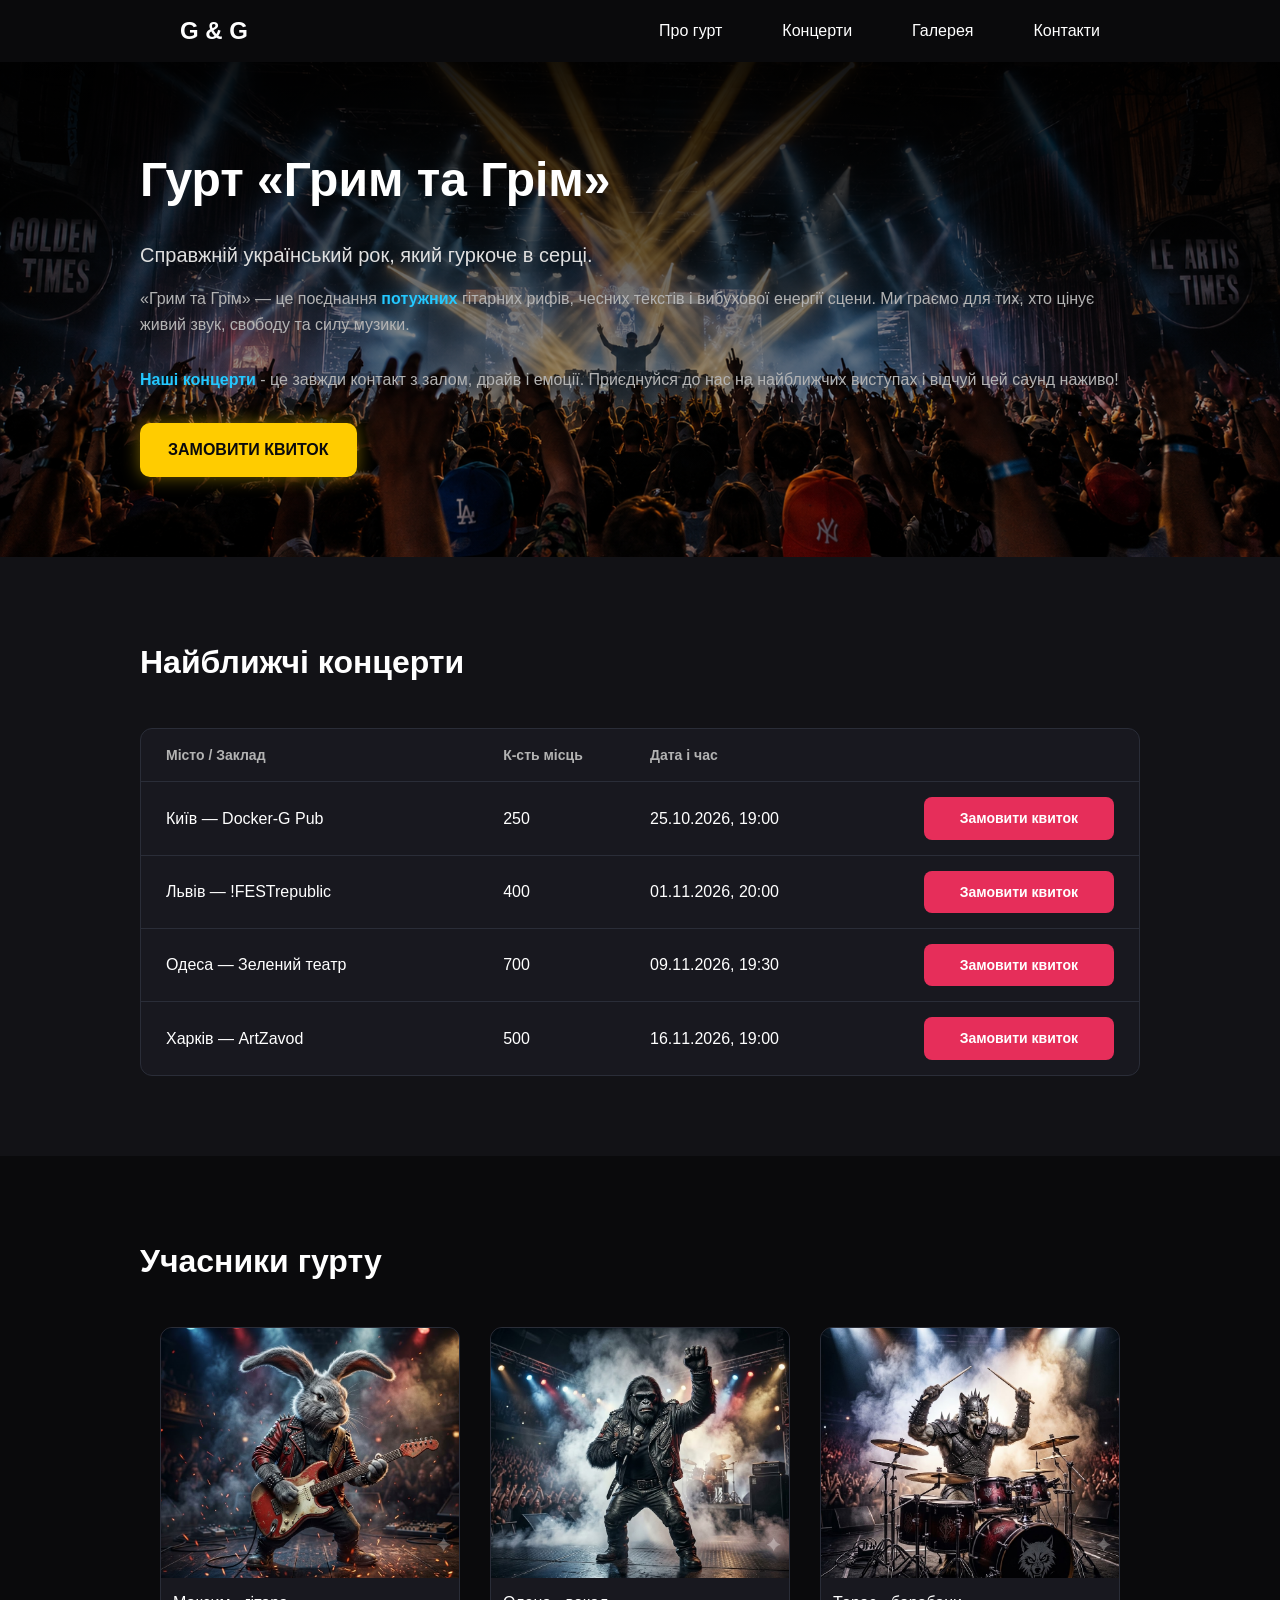
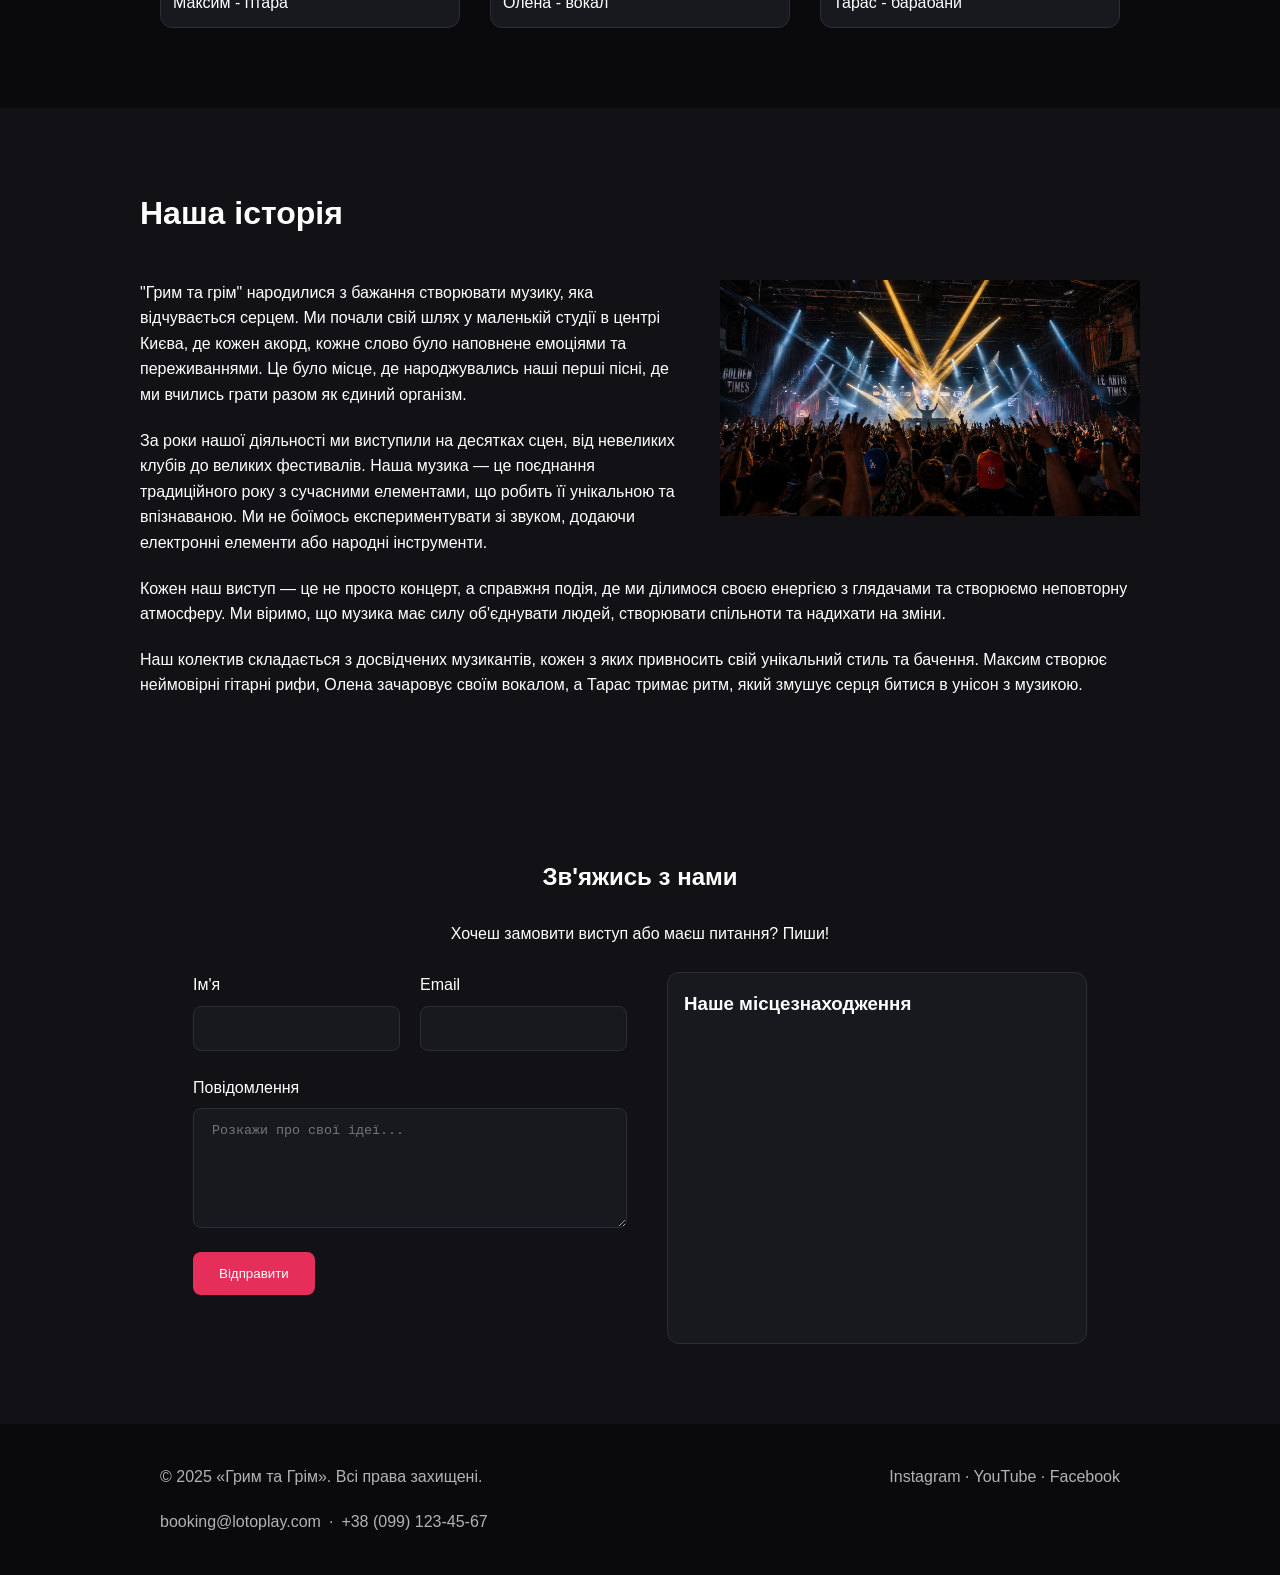
<file: index.html>
<!doctype html>
<html lang="uk">
  <head>
    <meta charset="UTF-8" />
    <meta name="viewport" content="width=device-width, initial-scale=1.0" />
    <title>G & G</title>
    <link rel="stylesheet" href="css/main.css" />
  </head>
  <body>
    <header>
      <nav>
        <a href="#hero" class="logo">G & G</a>
        <input
          type="checkbox"
          id="nav-toggle"
          class="nav-toggle"
          aria-label="Відкрити або закрити меню"
        />
        <label class="burger" for="nav-toggle" aria-hidden="true">
          <span></span>
          <span></span>
          <span></span>
        </label>
        <label class="menu-overlay" for="nav-toggle"></label>

        <ul>
          <li>
            <a href="#hero">Про гурт</a>
          </li>
          <li>
            <a href="#schedule">Концерти</a>
          </li>
          <li>
            <a href="#members">Галерея</a>
          </li>
          <li>
            <a href="#contacts">Контакти</a>
          </li>
        </ul>
      </nav>
    </header>
    <section id="hero">
      <div class="hero-content">
        <h1>Гурт «Грим та Грім»</h1>
        <p class="hero-subtitle">
          Справжній український рок, який гуркоче в серці.
        </p>

        <p class="hero-description">
          «Грим та Грім» — це поєднання <span class="text-accent-blue">потужних</span> гітарних рифів, чесних текстів
          і вибухової енергії сцени. Ми граємо для тих, хто цінує живий звук,
          свободу та силу музики.
        </p>
        <p class="hero-description">
          <span class="text-accent-blue">Наші концерти</span> - це завжди контакт з залом, драйв і емоції. Приєднуйся
          до нас на найближчих виступах і відчуй цей саунд наживо!
        </p>
        <a href="tickets.html" class="btn-primary">ЗАМОВИТИ КВИТОК</a>
      </div>
    </section>
    <section id="schedule">
      <h2 class="section-title">Найближчі концерти</h2>

      <div class="schedule-container">
        <div class="schedule-header">
          <div>Місто / Заклад</div>
          <div>К-сть місць</div>
          <div>Дата і час</div>
          <div></div>
        </div>

        <div class="schedule-row">
          <div class="schedule-cell city">Київ — Docker-G Pub</div>
          <div class="schedule-cell seats" data-label="К-сть місць">250</div>
          <div class="schedule-cell date" data-label="Дата і час">
            25.10.2026, 19:00
          </div>
          <div class="schedule-cell action">
            <a href="tickets.html" class="btn-ticket">Замовити квиток</a>
          </div>
        </div>

        <div class="schedule-row">
          <div class="schedule-cell city">Львів — !FESTrepublic</div>
          <div class="schedule-cell seats" data-label="К-сть місць">400</div>
          <div class="schedule-cell date" data-label="Дата і час">
            01.11.2026, 20:00
          </div>
          <div class="schedule-cell action">
            <a href="tickets.html" class="btn-ticket">Замовити квиток</a>
          </div>
        </div>

        <div class="schedule-row">
          <div class="schedule-cell city">Одеса — Зелений театр</div>
          <div class="schedule-cell seats" data-label="К-сть місць">700</div>
          <div class="schedule-cell date" data-label="Дата і час">
            09.11.2026, 19:30
          </div>
          <div class="schedule-cell action">
            <a href="tickets.html" class="btn-ticket">Замовити квиток</a>
          </div>
        </div>

        <div class="schedule-row">
          <div class="schedule-cell city">Харків — ArtZavod</div>
          <div class="schedule-cell seats" data-label="К-сть місць">500</div>
          <div class="schedule-cell date" data-label="Дата і час">
            16.11.2026, 19:00
          </div>
          <div class="schedule-cell action">
            <a href="tickets.html" class="btn-ticket">Замовити квиток</a>
          </div>
        </div>
      </div>
    </section>

    <section id="members">
      <h2 class="section-title">Учасники гурту</h2>

      <div class="members-container">
        <input
          type="radio"
          name="member"
          id="close-all"
          class="member-toggle"
          aria-label="Закрити картку учасника"
          checked
        />

        <input
          type="radio"
          name="member"
          id="member-1"
          class="member-toggle"
          aria-label="Відкрити картку Максима"
        />

        <label class="member-card" for="member-1">
          <figure>
            <div class="img-wrapper">
              <img
                src="img/member-1.jpeg"
                alt="Максим — гітара"
                class="member-img"
              />
            </div>

            <figcaption class="member-info">
              <p>Максим - гітара</p>

              <p class="expanded-text">
                Максим грає на гітарі вже понад 10 років. Його вибухові
                соло-партії та важкі рифи формують фірмове звучання гурту.
              </p>
            </figcaption>
          </figure>
        </label>

        <label class="modal-backdrop backdrop-1" for="close-all"></label>
        <label class="modal-close close-1" for="close-all">Закрити ×</label>

        <input
          type="radio"
          name="member"
          id="member-2"
          class="member-toggle"
          aria-label="Відкрити картку Олени"
        />

        <label class="member-card" for="member-2">
          <figure>
            <div class="img-wrapper">
              <img
                src="img/member-2.jpeg"
                alt="Олена - вокал"
                class="member-img"
              />
            </div>

            <figcaption class="member-info">
              <p>Олена - вокал</p>

              <p class="expanded-text">
                Олена - голос і душа колективу. Її вокал легко переходить від
                ніжних етно-мотивів до потужного рокового драйву.
              </p>
            </figcaption>
          </figure>
        </label>

        <label class="modal-backdrop backdrop-2" for="close-all"></label>
        <label class="modal-close close-2" for="close-all">Закрити ×</label>

        <input
          type="radio"
          name="member"
          id="member-3"
          class="member-toggle"
          aria-label="Відкрити картку Тараса"
        />

        <label class="member-card" for="member-3">
          <figure>
            <div class="img-wrapper">
              <img
                src="img/member-3.jpeg"
                alt="Тарас - барабани"
                class="member-img"
              />
            </div>

            <figcaption class="member-info">
              <p>Тарас - барабани</p>

              <p class="expanded-text">
                Тарас відповідає за ритмічне серце гурту. Його енергія за
                барабанною установкою заряджає кожен концерт.
              </p>
            </figcaption>
          </figure>
        </label>

        <label class="modal-backdrop backdrop-3" for="close-all"></label>
        <label class="modal-close close-3" for="close-all">Закрити ×</label>
      </div>
    </section>
    <section id="history">
      <h2 class="section-title">Наша історія</h2>

      <div class="history-content">
        <img src="img/hero-bg.png" alt="Concert photo" />
        <p>
          "Грим та грім" народилися з бажання створювати музику, яка
          відчувається серцем. Ми почали свій шлях у маленькій студії в центрі
          Києва, де кожен акорд, кожне слово було наповнене емоціями та
          переживаннями. Це було місце, де народжувались наші перші пісні, де ми
          вчились грати разом як єдиний організм.
        </p>
        <p>
          За роки нашої діяльності ми виступили на десятках сцен, від невеликих
          клубів до великих фестивалів. Наша музика — це поєднання традиційного
          року з сучасними елементами, що робить її унікальною та впізнаваною.
          Ми не боїмось експериментувати зі звуком, додаючи електронні елементи
          або народні інструменти.
        </p>
        <p>
          Кожен наш виступ — це не просто концерт, а справжня подія, де ми
          ділимося своєю енергією з глядачами та створюємо неповторну атмосферу.
          Ми віримо, що музика має силу об'єднувати людей, створювати спільноти
          та надихати на зміни.
        </p>
        <p>
          Наш колектив складається з досвідчених музикантів, кожен з яких
          привносить свій унікальний стиль та бачення. Максим створює неймовірні
          гітарні рифи, Олена зачаровує своїм вокалом, а Тарас тримає ритм, який
          змушує серця битися в унісон з музикою.
        </p>
      </div>
    </section>
    <section id="contacts">
      <h2>Зв'яжись з нами</h2>
      <p class="subtitle">Хочеш замовити виступ або маєш питання? Пиши!</p>

      <div class="contacts-content">
        <form class="contact-form" action="#contacts" method="post">
          <div class="row">
            <div class="field">
              <label for="name">Ім'я</label>
              <input id="name" name="name" type="text" minlength="2" required />
            </div>

            <div class="field">
              <label for="email">Email</label>
              <input id="email" name="email" type="email" required />
            </div>
          </div>

          <div class="field">
            <label for="message">Повідомлення</label>
            <textarea
              id="message"
              name="message"
              minlength="10"
              placeholder="Розкажи про свої ідеї..."
              required
            ></textarea>
          </div>

          <button type="submit">Відправити</button>
        </form>

        <div class="map">
          <h3>Наше місцезнаходження</h3>

          <iframe
            title="Мапа місцезнаходження гурту"
            src="https://www.google.com/maps/embed?pb=!1m18!1m12!1m3!1d1270.7025842408598!2d30.521919474275144!3d50.43355336899159!2m3!1f0!2f0!3f0!3m2!1i1024!2i768!4f13.1!3m3!1m2!1s0x40d4cf02b2b3a94f%3A0x783fe299564db0c2!2s!5e0!3m2!1sen!2sua!4v1783678780415!5m2!1sen!2sua"
            loading="lazy"
            referrerpolicy="strict-origin-when-cross-origin"
          ></iframe>
        </div>
      </div>
    </section>

    <footer class="footer">
      <div class="footer-info">
        <p>&copy; 2025 «Грим та Грім». Всі права захищені.</p>
        <div class="footer-contacts">
          <a href="mailto:booking@lotoplay.com">booking@lotoplay.com</a>
          <span aria-hidden="true">·</span>
          <a href="tel:+380991234567">+38 (099) 123-45-67</a>
        </div>
      </div>

      <nav class="footer-social">
        <a
          href="https://www.instagram.com/"
          target="_blank"
          rel="noopener noreferrer"
        >
          Instagram
        </a>
        <a
          href="https://www.youtube.com/"
          target="_blank"
          rel="noopener noreferrer"
        >
          YouTube
        </a>
        <a
          href="https://www.facebook.com/"
          target="_blank"
          rel="noopener noreferrer"
        >
          Facebook
        </a>
      </nav>
    </footer>

    <script>
      document.querySelectorAll('header nav a').forEach((link) => {
        link.addEventListener('click', () => {
          document.getElementById('nav-toggle').checked = false;
        });
      });
    </script>
  </body>
</html>
</file>
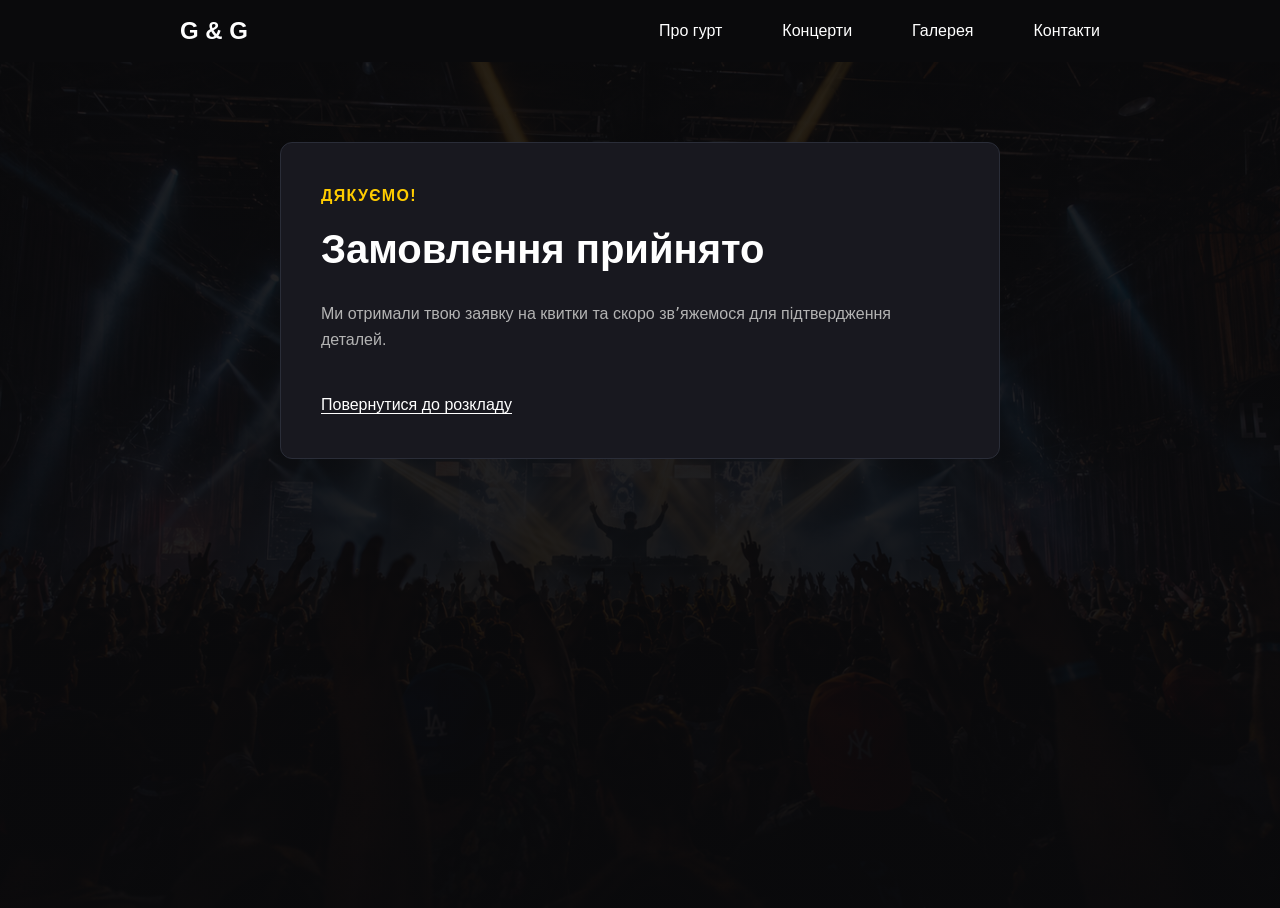
<file: success.html>
<!doctype html>
<html lang="uk">
  <head>
    <meta charset="UTF-8" />
    <meta name="viewport" content="width=device-width, initial-scale=1.0" />
    <title>Замовлення прийнято — G & G</title>
    <link rel="stylesheet" href="css/main.css" />
  </head>
  <body>
    <header>
      <nav>
        <a href="index.html#hero" class="logo">G & G</a>
        <ul>
          <li><a href="index.html#hero">Про гурт</a></li>
          <li><a href="index.html#schedule">Концерти</a></li>
          <li><a href="index.html#members">Галерея</a></li>
          <li><a href="index.html#contacts">Контакти</a></li>
        </ul>
      </nav>
    </header>

    <main class="ticket-page success-page">
      <section class="ticket-card" aria-labelledby="success-title">
        <p class="eyebrow">Дякуємо!</p>
        <h1 id="success-title">Замовлення прийнято</h1>
        <p class="ticket-intro">
          Ми отримали твою заявку на квитки та скоро звʼяжемося для
          підтвердження деталей.
        </p>
        <a href="index.html#schedule" class="btn-secondary"
          >Повернутися до розкладу</a
        >
      </section>
    </main>
  </body>
</html>
</file>
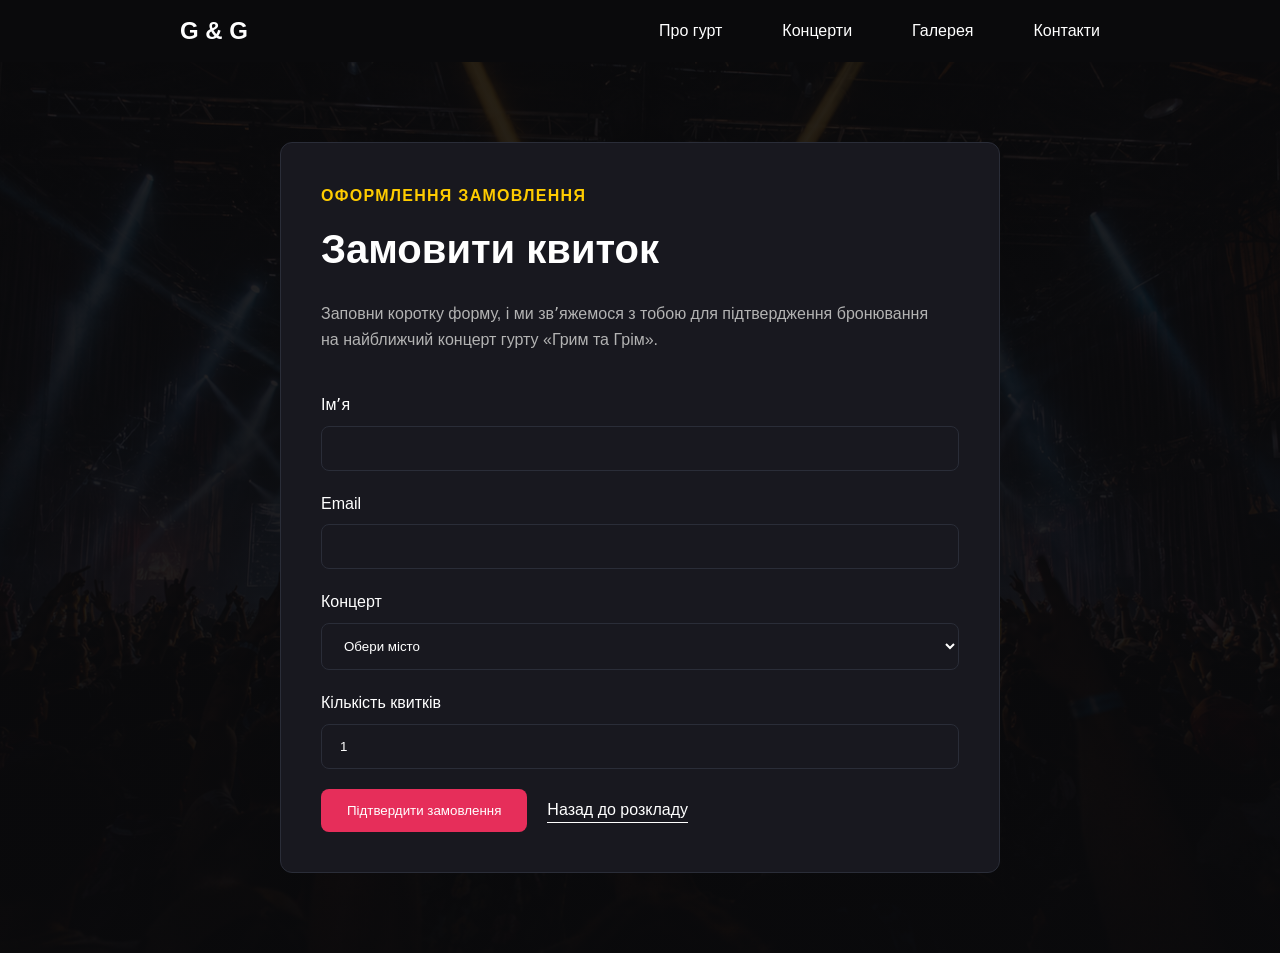
<file: tickets.html>
<!doctype html>
<html lang="uk">
  <head>
    <meta charset="UTF-8" />
    <meta name="viewport" content="width=device-width, initial-scale=1.0" />
    <title>Замовити квиток — G & G</title>
    <link rel="stylesheet" href="css/main.css" />
  </head>
  <body>
    <header>
      <nav>
        <a href="index.html#hero" class="logo">G & G</a>
        <input
          type="checkbox"
          id="nav-toggle"
          class="nav-toggle"
          aria-label="Відкрити або закрити меню"
        />
        <label class="burger" for="nav-toggle" aria-hidden="true">
          <span></span>
          <span></span>
          <span></span>
        </label>
        <label class="menu-overlay" for="nav-toggle"></label>
        <ul>
          <li>
            <a href="index.html#hero">Про гурт</a>
          </li>
          <li>
            <a href="index.html#schedule">Концерти</a>
          </li>
          <li>
            <a href="index.html#members">Галерея</a>
          </li>
          <li>
            <a href="index.html#contacts">Контакти</a>
          </li>
        </ul>
      </nav>
    </header>

    <main class="ticket-page">
      <section class="ticket-card" aria-labelledby="ticket-title">
        <p class="eyebrow">Оформлення замовлення</p>
        <h1 id="ticket-title">Замовити квиток</h1>
        <p class="ticket-intro">
          Заповни коротку форму, і ми звʼяжемося з тобою для підтвердження
          бронювання на найближчий концерт гурту «Грим та Грім».
        </p>

        <form class="ticket-form" action="index.html#contacts" method="post">
          <div class="field">
            <label for="ticket-name">Імʼя</label>
            <input
              id="ticket-name"
              name="name"
              type="text"
              minlength="2"
              required
            />
          </div>

          <div class="field">
            <label for="ticket-email">Email</label>
            <input id="ticket-email" name="email" type="email" required />
          </div>

          <div class="field">
            <label for="ticket-city">Концерт</label>
            <select id="ticket-city" name="concert" required>
              <option value="">Обери місто</option>
              <option value="kyiv">Київ — Docker-G Pub</option>
              <option value="lviv">Львів — !FESTrepublic</option>
              <option value="odesa">Одеса — Зелений театр</option>
              <option value="kharkiv">Харків — ArtZavod</option>
            </select>
          </div>

          <div class="field">
            <label for="ticket-count">Кількість квитків</label>
            <input
              id="ticket-count"
              name="tickets"
              type="number"
              min="1"
              max="10"
              value="1"
              required
            />
          </div>

          <div class="ticket-actions">
            <button type="submit">Підтвердити замовлення</button>
            <a href="index.html#schedule" class="btn-secondary"
              >Назад до розкладу</a
            >
          </div>
        </form>
      </section>
    </main>
  </body>
</html>
</file>
<file: css/main.css>
@import "variables.css";
@import "header.css";
@import "hero.css";
@import "schedule.css";
@import "members.css";
@import "history.css";
@import "contacts.css";
@import "footer.css";
@import "tickets.css";
@import "media.css";


* {
  margin: 0;
  padding: 0;
  box-sizing: border-box;
}

html {
  max-width: 100%;
  overflow-x: hidden;
  scroll-behavior: smooth;
  scroll-padding-top: var(--header-height);
}

body {
  max-width: 100%;
  overflow-x: hidden;
  background-color: var(--bg-main);
  color: var(--text-main);
  font-family: Arial, Helvetica, sans-serif;
  line-height: 1.6;
}

img,
iframe {
  max-width: 100%;
}

section {
  padding: var(--section-padding);
}

.section-title {
  max-width: var(--container-width);
  margin-right: auto;
  margin-left: auto;
}

@media (max-width: 768px) {
  section {
    padding: var(--section-padding-mobile);
  }
}
</file>
